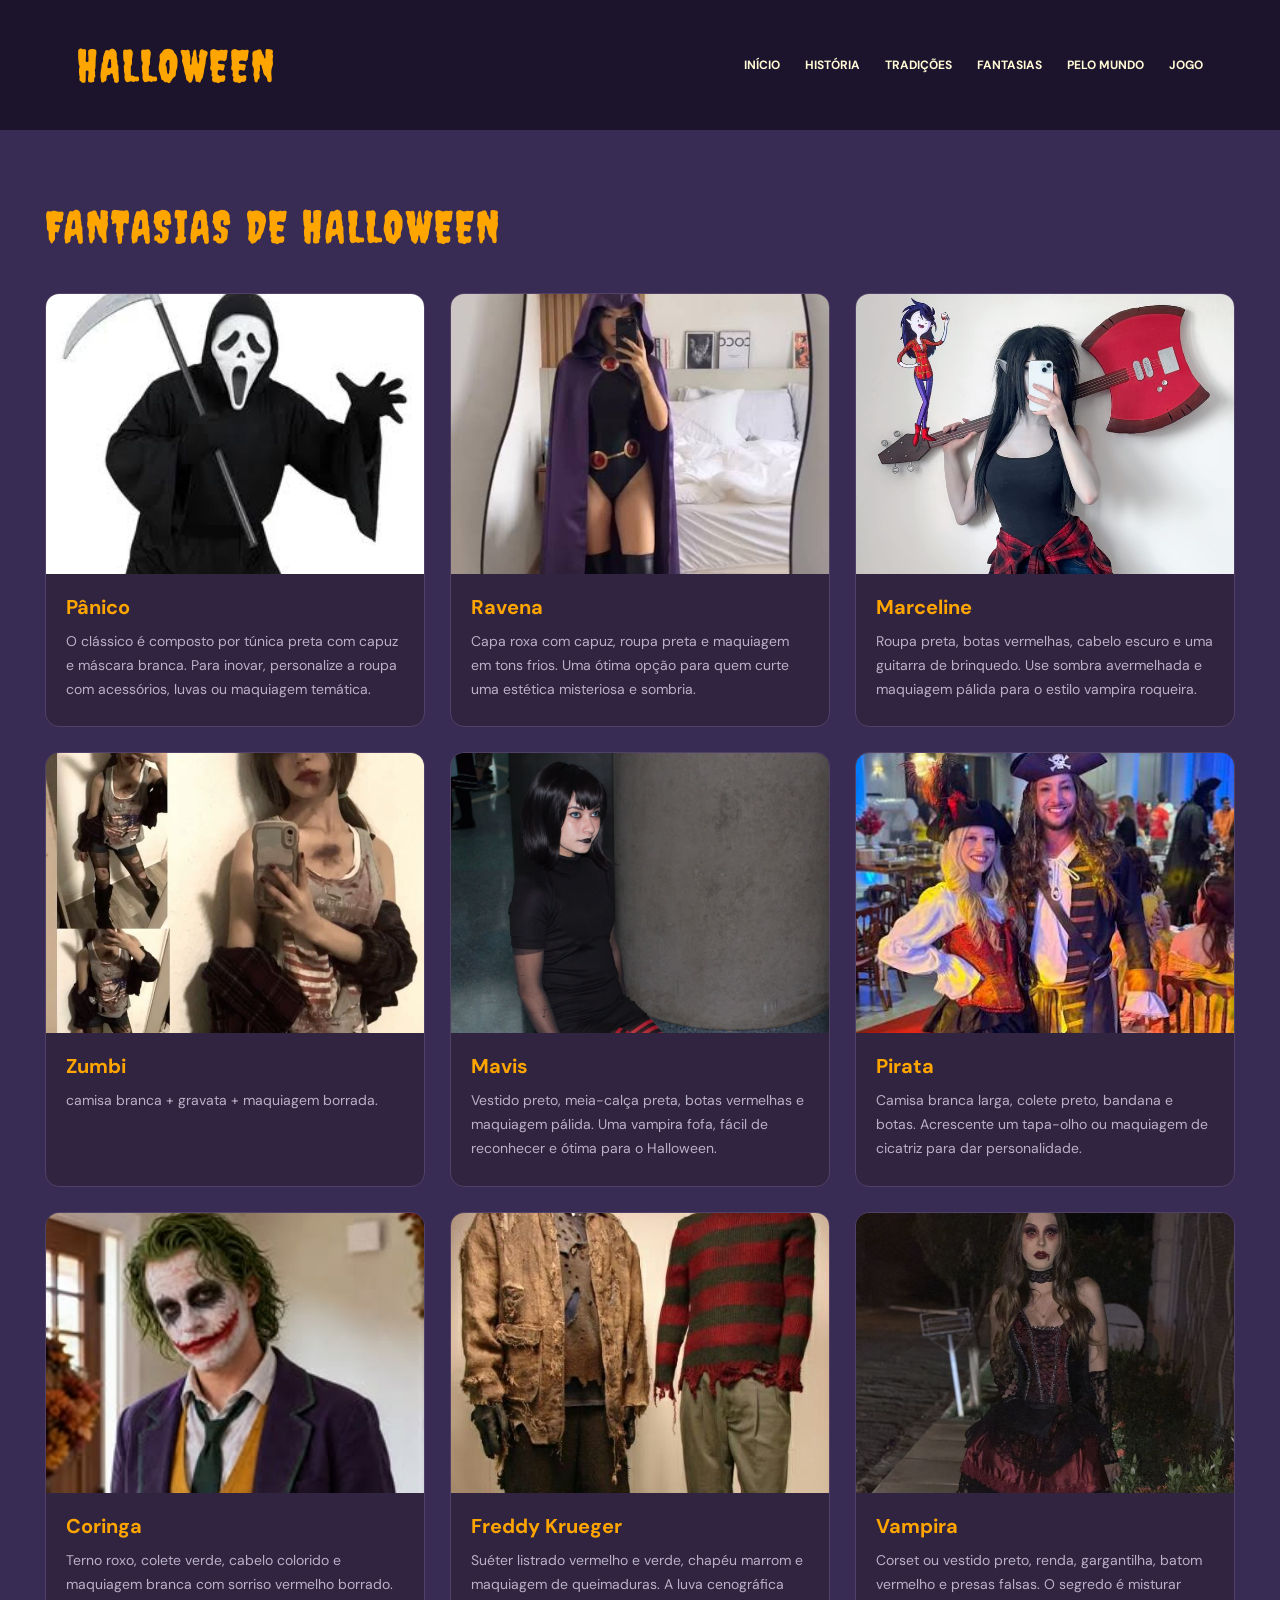
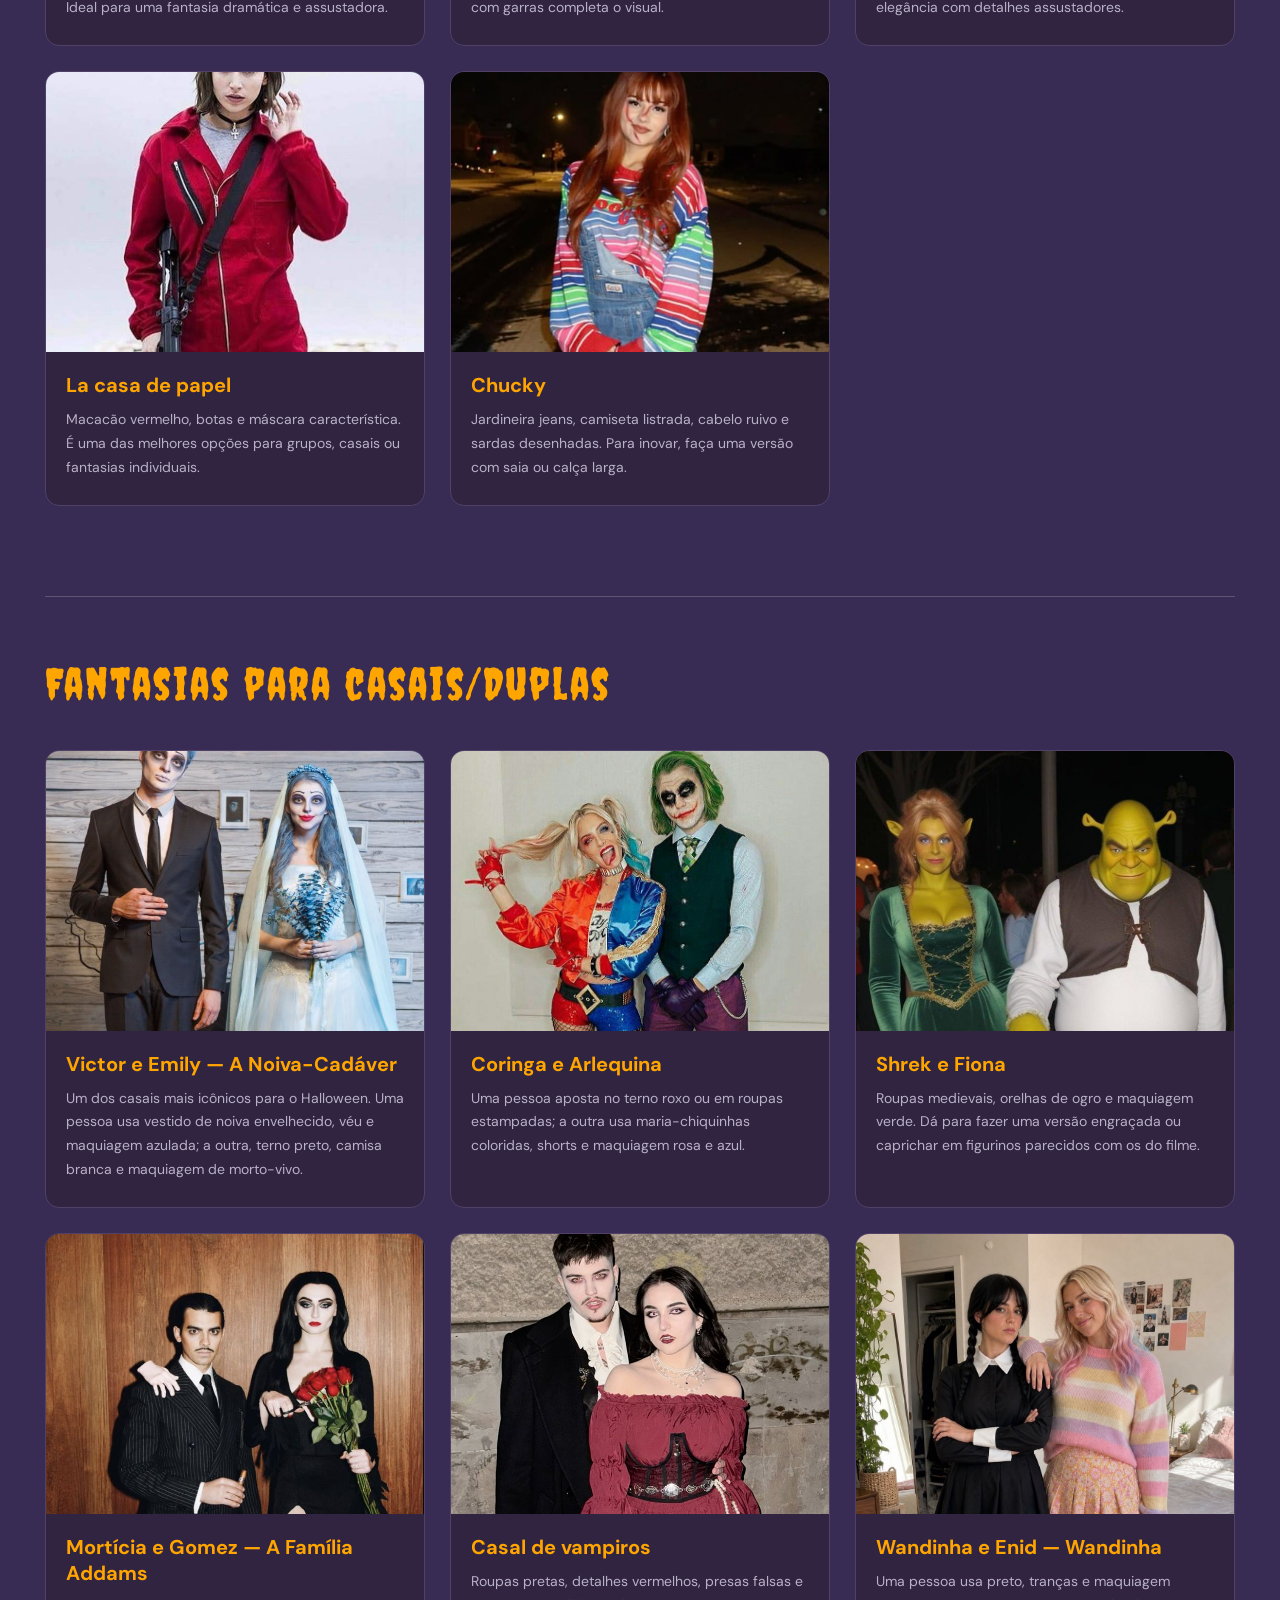
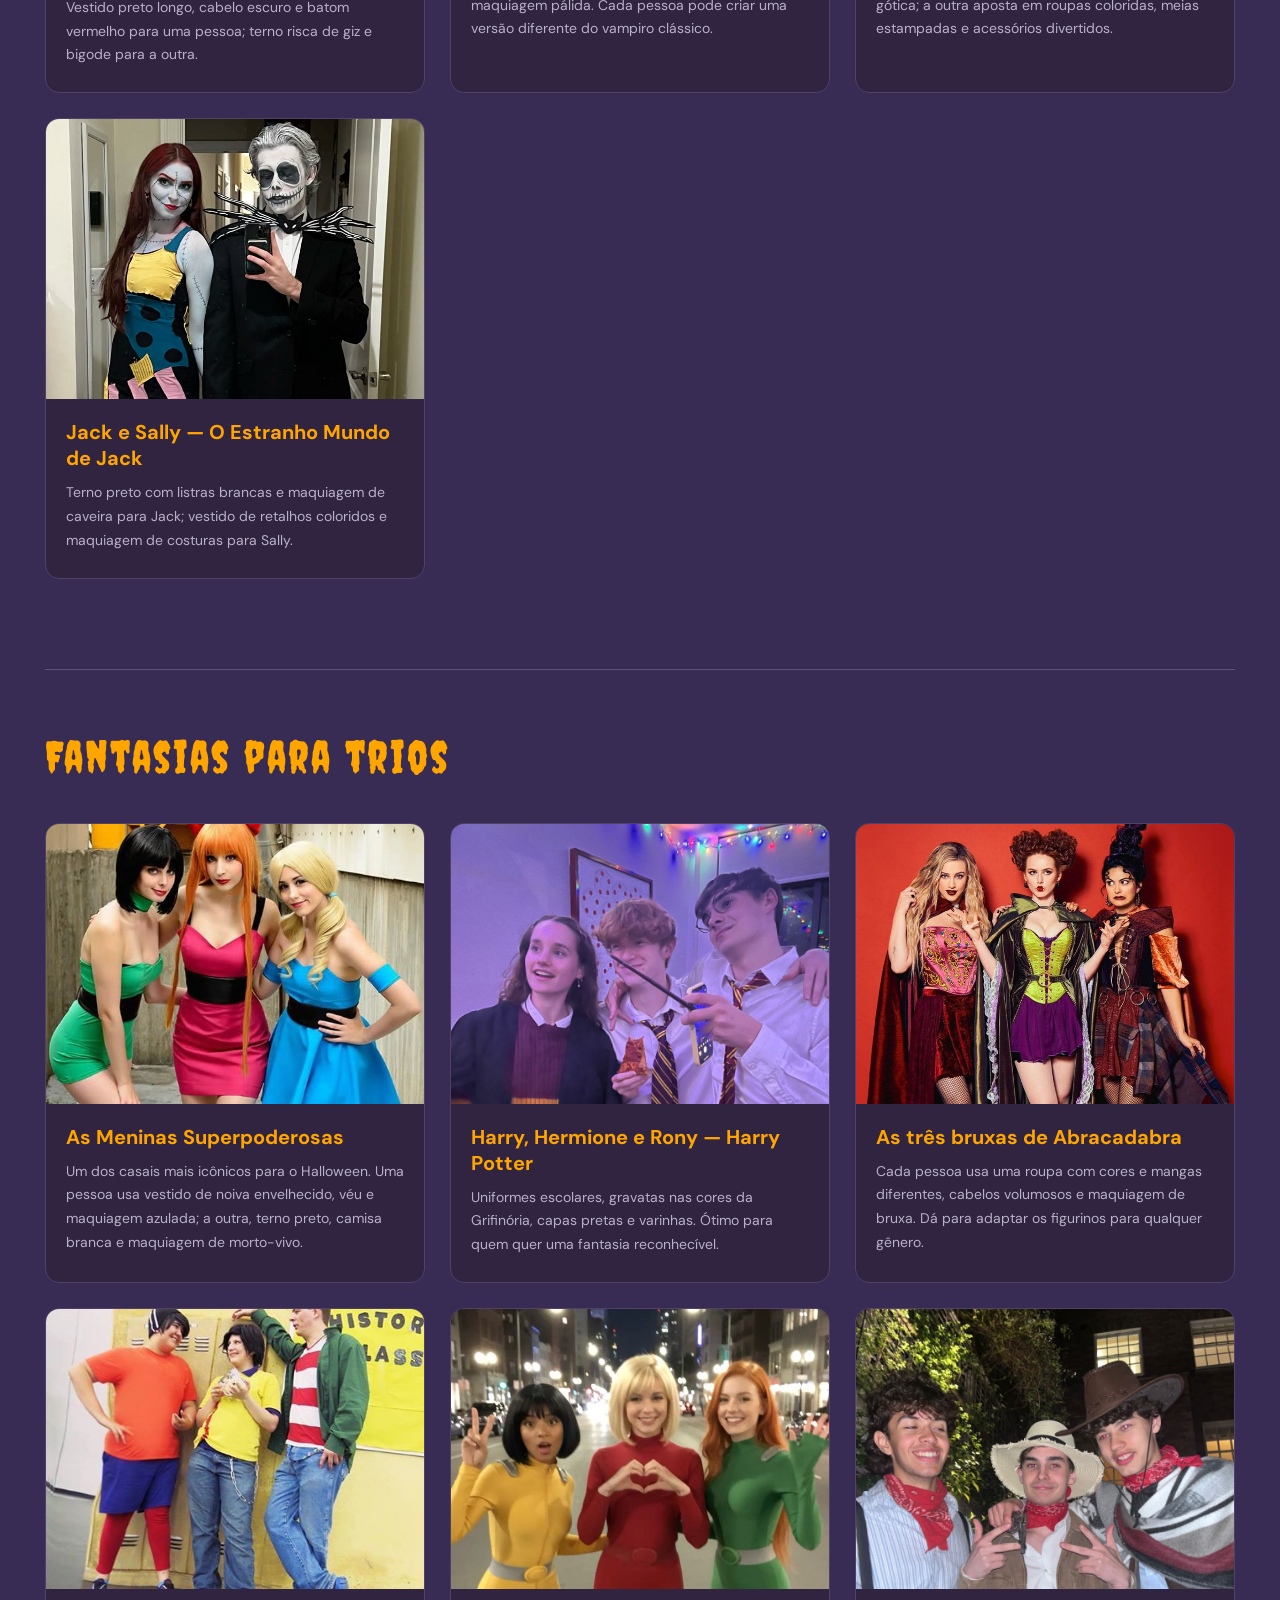
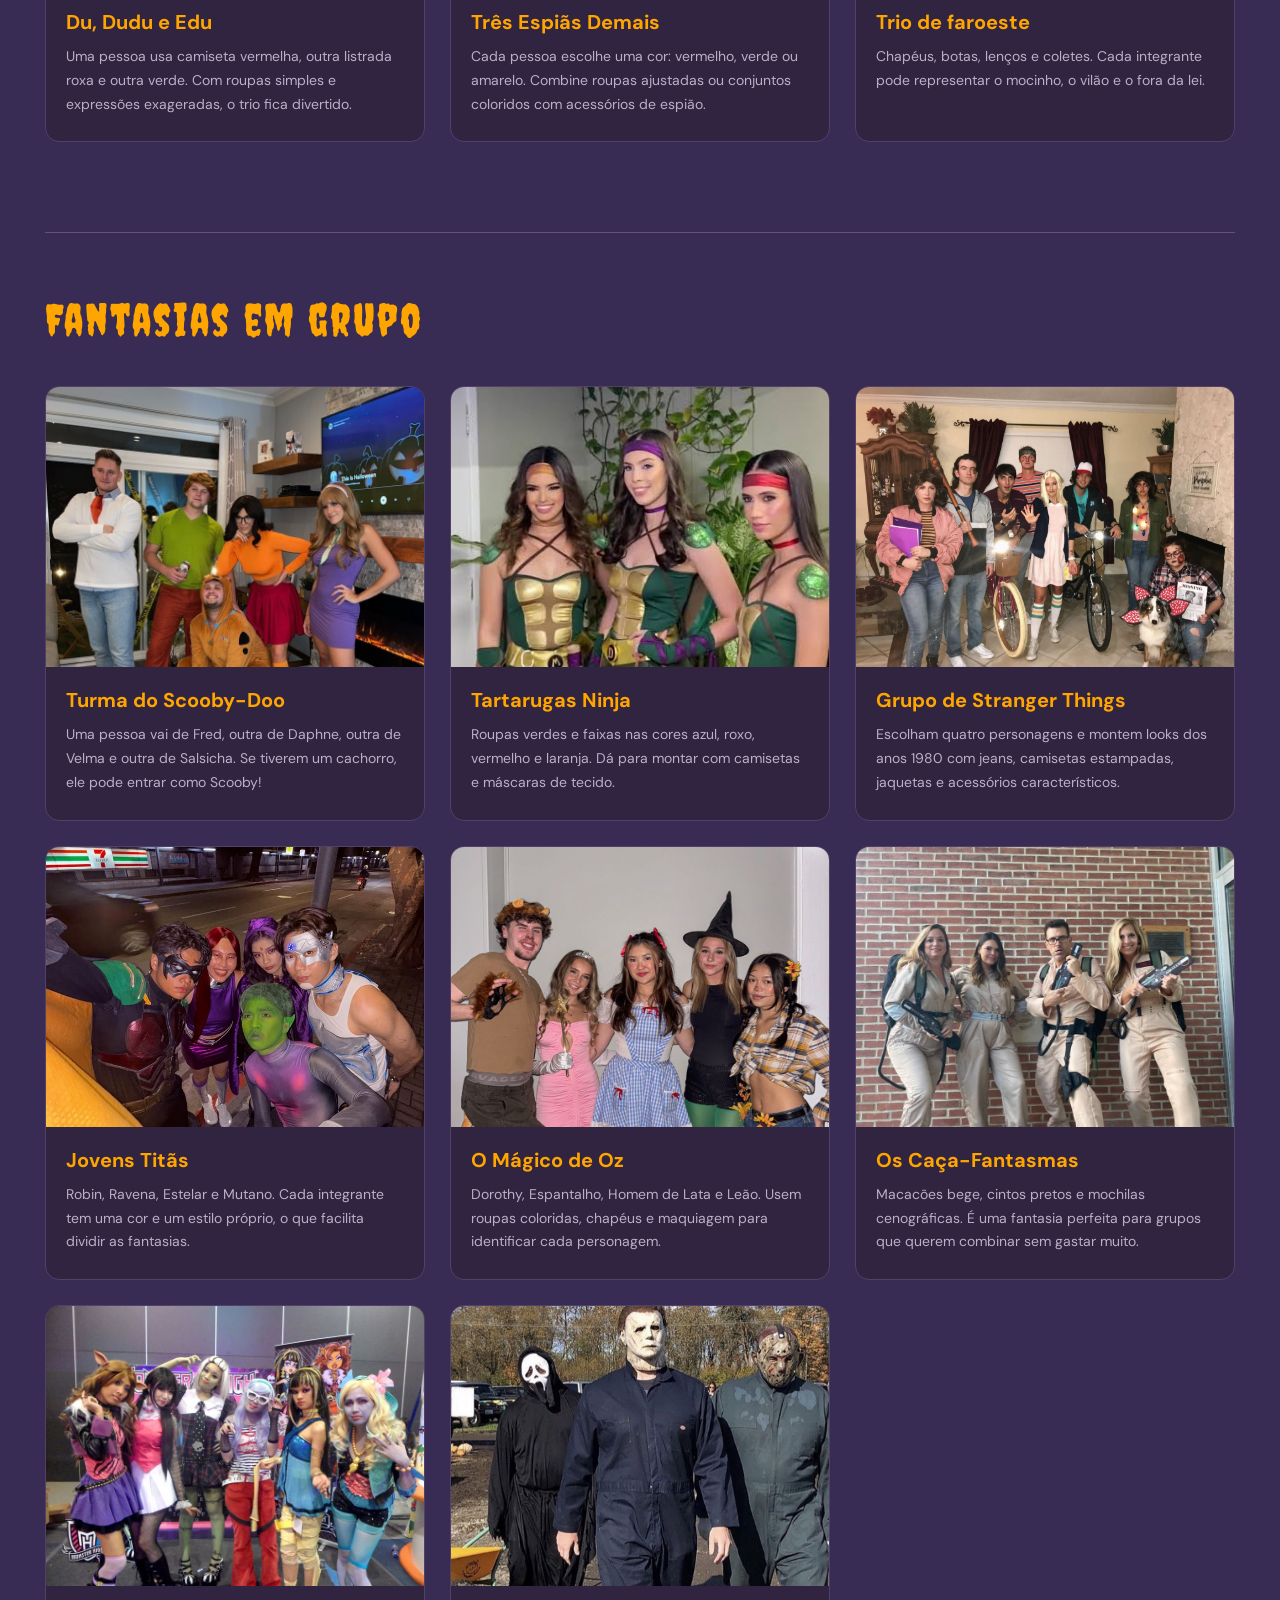
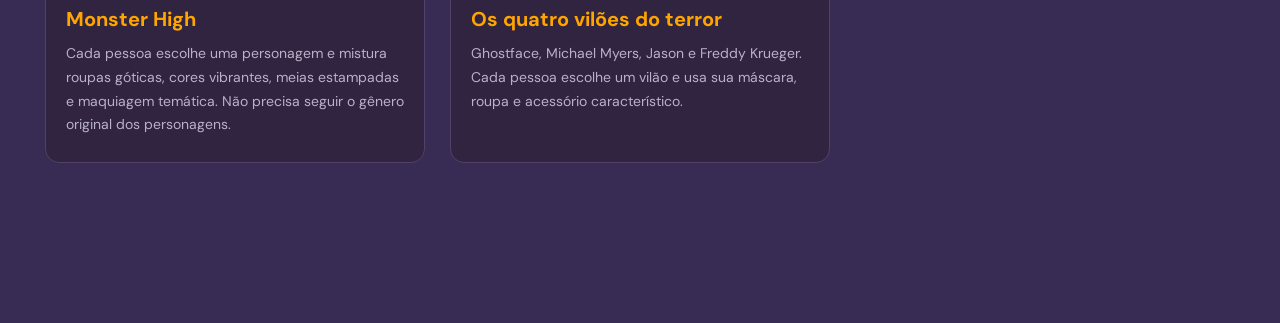
<file: costume.html>
<!doctype html>
<html lang="en">
  <head>
    <meta charset="UTF-8" />
    <meta name="viewport" content="width=device-width, initial-scale=1.0" />
    <title>Ideais de fantasias</title>

    <link rel="preconnect" href="https://fonts.googleapis.com" />
    <link rel="preconnect" href="https://fonts.gstatic.com" crossorigin />
    <link
      href="https://fonts.googleapis.com/css2?family=Creepster&family=DM+Sans:wght@400;500;600;700&display=swap"
      rel="stylesheet"
    />
    <link rel="stylesheet" href="fantasias.css" />
  </head>
  <body>
    <nav class="navbar">
      <h1 class="aga1">HALLOWEEN</h1>

      <div class="links">
        <a href="index.html">INÍCIO</a>
        <a href="historia.html">HISTÓRIA</a>
        <a href="tradicao.html">TRADIÇÕES</a>
        <a href="costume.html">FANTASIAS</a>
        <a href="mundo.html">PELO MUNDO</a>
        <a href="jogo.html">JOGO</a>
      </div>
    </nav>
    <main>
      <section>
        <h2>FANTASIAS DE HALLOWEEN</h2>

        <div class="fantasias">
          <img src="imagens/ghostfaceeee.jpg" alt="Ravena" />
          <h4>Pânico</h4>
          <p>
            O clássico é composto por túnica preta com capuz e máscara branca.
            Para inovar, personalize a roupa com acessórios, luvas ou maquiagem
            temática.
          </p>
        </div>

        <div class="fantasias">
          <img src="imagens/ravena 2.0.jpg" alt="Ravena" />
          <h4>Ravena</h4>
          <p>
            Capa roxa com capuz, roupa preta e maquiagem em tons frios. Uma
            ótima opção para quem curte uma estética misteriosa e sombria.
          </p>
        </div>

        <div class="fantasias">
          <img src="imagens/marceline.jpg" alt="Marceline" />
          <h4>Marceline</h4>
          <p>
            Roupa preta, botas vermelhas, cabelo escuro e uma guitarra de
            brinquedo. Use sombra avermelhada e maquiagem pálida para o estilo
            vampira roqueira.
          </p>
        </div>

        <div class="fantasias">
          <img src="imagens/zombi.jpg" alt="Zumbi" />
          <h4>Zumbi</h4>
          <p>camisa branca + gravata + maquiagem borrada.</p>
        </div>

        <div class="fantasias">
          <img src="imagens/maivis.jpg" alt="Mavis" />
          <h4>Mavis</h4>
          <p>
            Vestido preto, meia-calça preta, botas vermelhas e maquiagem pálida.
            Uma vampira fofa, fácil de reconhecer e ótima para o Halloween.
          </p>
        </div>

        <div class="fantasias">
          <img src="imagens/pirataria.jpg" alt="Pirata" />
          <h4>Pirata</h4>
          <p>
            Camisa branca larga, colete preto, bandana e botas. Acrescente um
            tapa-olho ou maquiagem de cicatriz para dar personalidade.
          </p>
        </div>

        <div class="fantasias">
          <img src="imagens/coringa.jpg" alt="Coringa" />
          <h4>Coringa</h4>
          <p>
            Terno roxo, colete verde, cabelo colorido e maquiagem branca com
            sorriso vermelho borrado. Ideal para uma fantasia dramática e
            assustadora.
          </p>
        </div>

        <div class="fantasias">
          <img src="imagens/freddy kruger.jpg" alt="Freddy Krueger" />
          <h4>Freddy Krueger</h4>
          <p>
            Suéter listrado vermelho e verde, chapéu marrom e maquiagem de
            queimaduras. A luva cenográfica com garras completa o visual.
          </p>
        </div>

        <div class="fantasias">
          <img src="imagens/vampiraa.jpg" alt="Vampira" />
          <h4>Vampira</h4>
          <p>
            Corset ou vestido preto, renda, gargantilha, batom vermelho e presas
            falsas. O segredo é misturar elegância com detalhes assustadores.
          </p>
        </div>

        <div class="fantasias">
          <img src="imagens/la casa de papel.jpg" alt="la-casa-de-papel" />
          <h4>La casa de papel</h4>
          <p>
            Macacão vermelho, botas e máscara característica. É uma das melhores
            opções para grupos, casais ou fantasias individuais.
          </p>
        </div>

        <div class="fantasias">
          <img src="imagens/chucky.jpg" alt="Chucky" />
          <h4>Chucky</h4>
          <p>
            Jardineira jeans, camiseta listrada, cabelo ruivo e sardas
            desenhadas. Para inovar, faça uma versão com saia ou calça larga.
          </p>
        </div>
      </section>

      <section class="dupla">
        <h3>Fantasias para casais/Duplas</h3>

        <div class="fantasias">
          <img src="imagens/victor e emily.jpg" alt="Victor-e-Emily" />
          <h4>Victor e Emily — A Noiva-Cadáver</h4>
          <p>
            Um dos casais mais icônicos para o Halloween. Uma pessoa usa vestido
            de noiva envelhecido, véu e maquiagem azulada; a outra, terno preto,
            camisa branca e maquiagem de morto-vivo.
          </p>
        </div>

        <div class="fantasias">
          <img
            src="imagens/coringa e harlequina.jpg"
            alt="coringa-e-harlequina"
          />
          <h4>Coringa e Arlequina</h4>
          <p>
            Uma pessoa aposta no terno roxo ou em roupas estampadas; a outra usa
            maria-chiquinhas coloridas, shorts e maquiagem rosa e azul.
          </p>
        </div>

        <div class="fantasias">
          <img src="imagens/sherek e fiona.jpg" alt="sherek-e-fiona" />
          <h4>Shrek e Fiona</h4>
          <p>
            Roupas medievais, orelhas de ogro e maquiagem verde. Dá para fazer
            uma versão engraçada ou caprichar em figurinos parecidos com os do
            filme.
          </p>
        </div>

        <div class="fantasias">
          <img src="imagens/morticia e gomez.jpg" alt="Mortícia-e-Gomez" />
          <h4>Mortícia e Gomez — A Família Addams</h4>
          <p>
            Vestido preto longo, cabelo escuro e batom vermelho para uma pessoa;
            terno risca de giz e bigode para a outra.
          </p>
        </div>

        <div class="fantasias">
          <img src="imagens/casal de vampiros.jpg" alt="casal-de-vampiros" />
          <h4>Casal de vampiros</h4>
          <p>
            Roupas pretas, detalhes vermelhos, presas falsas e maquiagem pálida.
            Cada pessoa pode criar uma versão diferente do vampiro clássico.
          </p>
        </div>

        <div class="fantasias">
          <img src="imagens/wandinha e enid.jpg" alt="wandinha-e-enid" />
          <h4>Wandinha e Enid — Wandinha</h4>
          <p>
            Uma pessoa usa preto, tranças e maquiagem gótica; a outra aposta em
            roupas coloridas, meias estampadas e acessórios divertidos.
          </p>
        </div>

        <div class="fantasias">
          <img src="imagens/jack e sally.jpg" alt="jack-e-sally" />
          <h4>Jack e Sally — O Estranho Mundo de Jack</h4>
          <p>
            Terno preto com listras brancas e maquiagem de caveira para Jack;
            vestido de retalhos coloridos e maquiagem de costuras para Sally.
          </p>
        </div>
      </section>

      <section class="trio">
        <h3>Fantasias para trios</h3>

        <div class="fantasias">
          <img
            src="imagens/meninas superpoderosasss.jpg"
            alt="Meninas-superpoderosas"
          />
          <h4>As Meninas Superpoderosas</h4>
          <p>
            Um dos casais mais icônicos para o Halloween. Uma pessoa usa vestido
            de noiva envelhecido, véu e maquiagem azulada; a outra, terno preto,
            camisa branca e maquiagem de morto-vivo.
          </p>
        </div>

        <div class="fantasias">
          <img
            src="imagens/harry,hermione e rony.jpg"
            alt="Harry-Hermione-e-Rony"
          />
          <h4>Harry, Hermione e Rony — Harry Potter</h4>
          <p>
            Uniformes escolares, gravatas nas cores da Grifinória, capas pretas
            e varinhas. Ótimo para quem quer uma fantasia reconhecível.
          </p>
        </div>

        <div class="fantasias">
          <img
            src="imagens/as tres bruxas de abracadabra.jpg"
            alt="As-tres-bruxas-de-abracadabra"
          />
          <h4>As três bruxas de Abracadabra</h4>
          <p>
            Cada pessoa usa uma roupa com cores e mangas diferentes, cabelos
            volumosos e maquiagem de bruxa. Dá para adaptar os figurinos para
            qualquer gênero.
          </p>
        </div>

        <div class="fantasias">
          <img src="imagens/du,dudu e edu.jpg" alt="Du-Dudu-e-Edu" />
          <h4>Du, Dudu e Edu</h4>
          <p>
            Uma pessoa usa camiseta vermelha, outra listrada roxa e outra verde.
            Com roupas simples e expressões exageradas, o trio fica divertido.
          </p>
        </div>

        <div class="fantasias">
          <img src="imagens/tres espias demais.jpg" alt="Três-espiãs-demais" />
          <h4>Três Espiãs Demais</h4>
          <p>
            Cada pessoa escolhe uma cor: vermelho, verde ou amarelo. Combine
            roupas ajustadas ou conjuntos coloridos com acessórios de espião.
          </p>
        </div>

        <div class="fantasias">
          <img src="imagens/trio de faroeste.jpg" alt="Trio-de-faroeste" />
          <h4>Trio de faroeste</h4>
          <p>
            Chapéus, botas, lenços e coletes. Cada integrante pode representar o
            mocinho, o vilão e o fora da lei.
          </p>
        </div>
      </section>

      <section class="grupos">
        <h4>Fantasias em grupo</h4>

        <div class="fantasias">
          <img
            src="imagens/turma do scooby-doo.jpg"
            alt="Turma-do-scooby-doo"
          />
          <h4>Turma do Scooby-Doo</h4>
          <p>
            Uma pessoa vai de Fred, outra de Daphne, outra de Velma e outra de
            Salsicha. Se tiverem um cachorro, ele pode entrar como Scooby!
          </p>
        </div>

        <div class="fantasias">
          <img src="imagens/tataruga ninja.jpg" alt="Tartarugas-ninja" />
          <h4>Tartarugas Ninja</h4>
          <p>
            Roupas verdes e faixas nas cores azul, roxo, vermelho e laranja. Dá
            para montar com camisetas e máscaras de tecido.
          </p>
        </div>

        <div class="fantasias">
          <img
            src="imagens/turma do stranger things.jpg"
            alt="Stranger-things"
          />
          <h4>Grupo de Stranger Things</h4>
          <p>
            Escolham quatro personagens e montem looks dos anos 1980 com jeans,
            camisetas estampadas, jaquetas e acessórios característicos.
          </p>
        </div>

        <div class="fantasias">
          <img src="imagens/jovens titãs.jpg" alt="jovens-titãs" />
          <h4>Jovens Titãs</h4>
          <p>
            Robin, Ravena, Estelar e Mutano. Cada integrante tem uma cor e um
            estilo próprio, o que facilita dividir as fantasias.
          </p>
        </div>

        <div class="fantasias">
          <img src="imagens/o mágico de oz.jpg" alt="O-Mágico de Oz" />
          <h4>O Mágico de Oz</h4>
          <p>
            Dorothy, Espantalho, Homem de Lata e Leão. Usem roupas coloridas,
            chapéus e maquiagem para identificar cada personagem.
          </p>
        </div>

        <div class="fantasias">
          <img src="imagens/os caça fantasma.jpg" alt="os-caça-fantasmas" />
          <h4>Os Caça-Fantasmas</h4>
          <p>
            Macacões bege, cintos pretos e mochilas cenográficas. É uma fantasia
            perfeita para grupos que querem combinar sem gastar muito.
          </p>
        </div>

        <div class="fantasias">
          <img src="imagens/monster high.jpg" alt="Monster-high" />
          <h4>Monster High</h4>
          <p>
            Cada pessoa escolhe uma personagem e mistura roupas góticas, cores
            vibrantes, meias estampadas e maquiagem temática. Não precisa seguir
            o gênero original dos personagens.
          </p>
        </div>

        <div class="fantasias">
          <img
            src="imagens/os 4 viloes do terror.jpg"
            alt="os-4-viloes-do-terror"
          />
          <h4>Os quatro vilões do terror</h4>
          <p>
            Ghostface, Michael Myers, Jason e Freddy Krueger. Cada pessoa
            escolhe um vilão e usa sua máscara, roupa e acessório
            característico.
          </p>
        </div>
      </section>
    </main>
  </body>
</html>
</file>
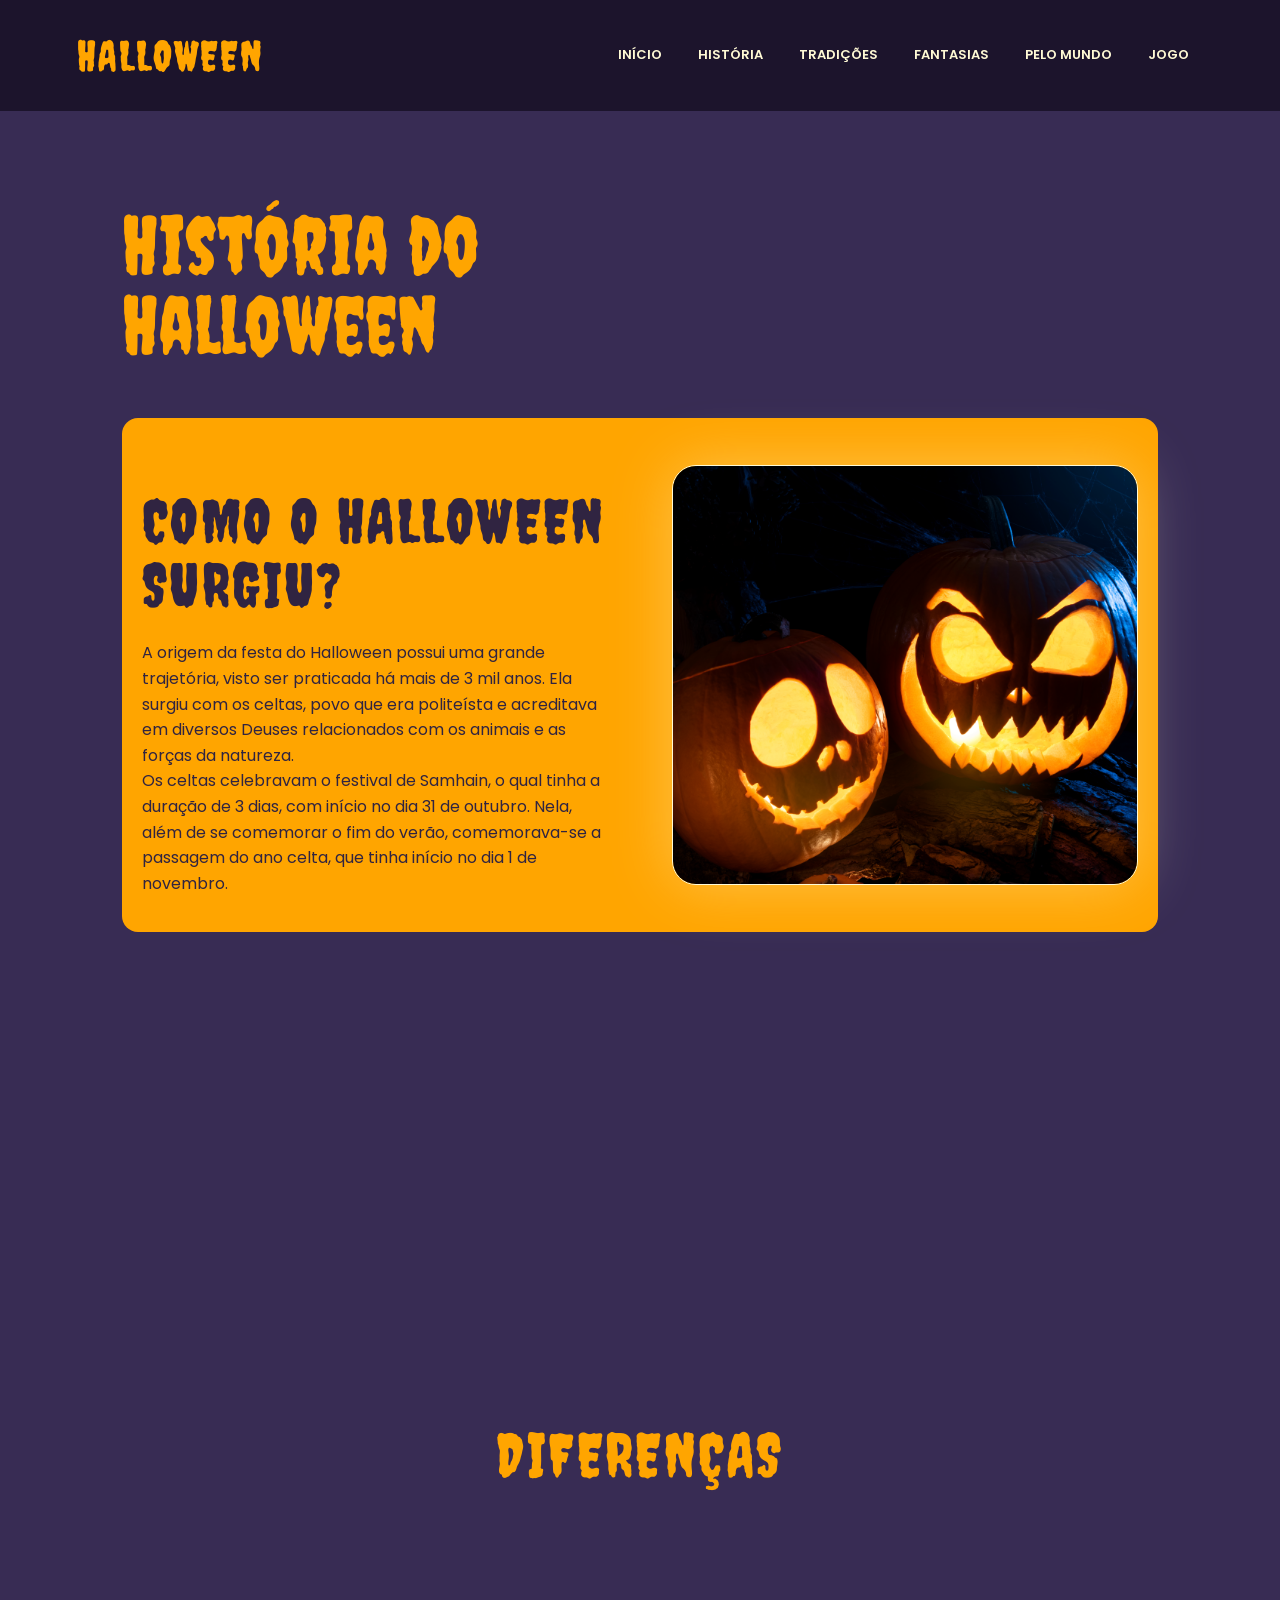
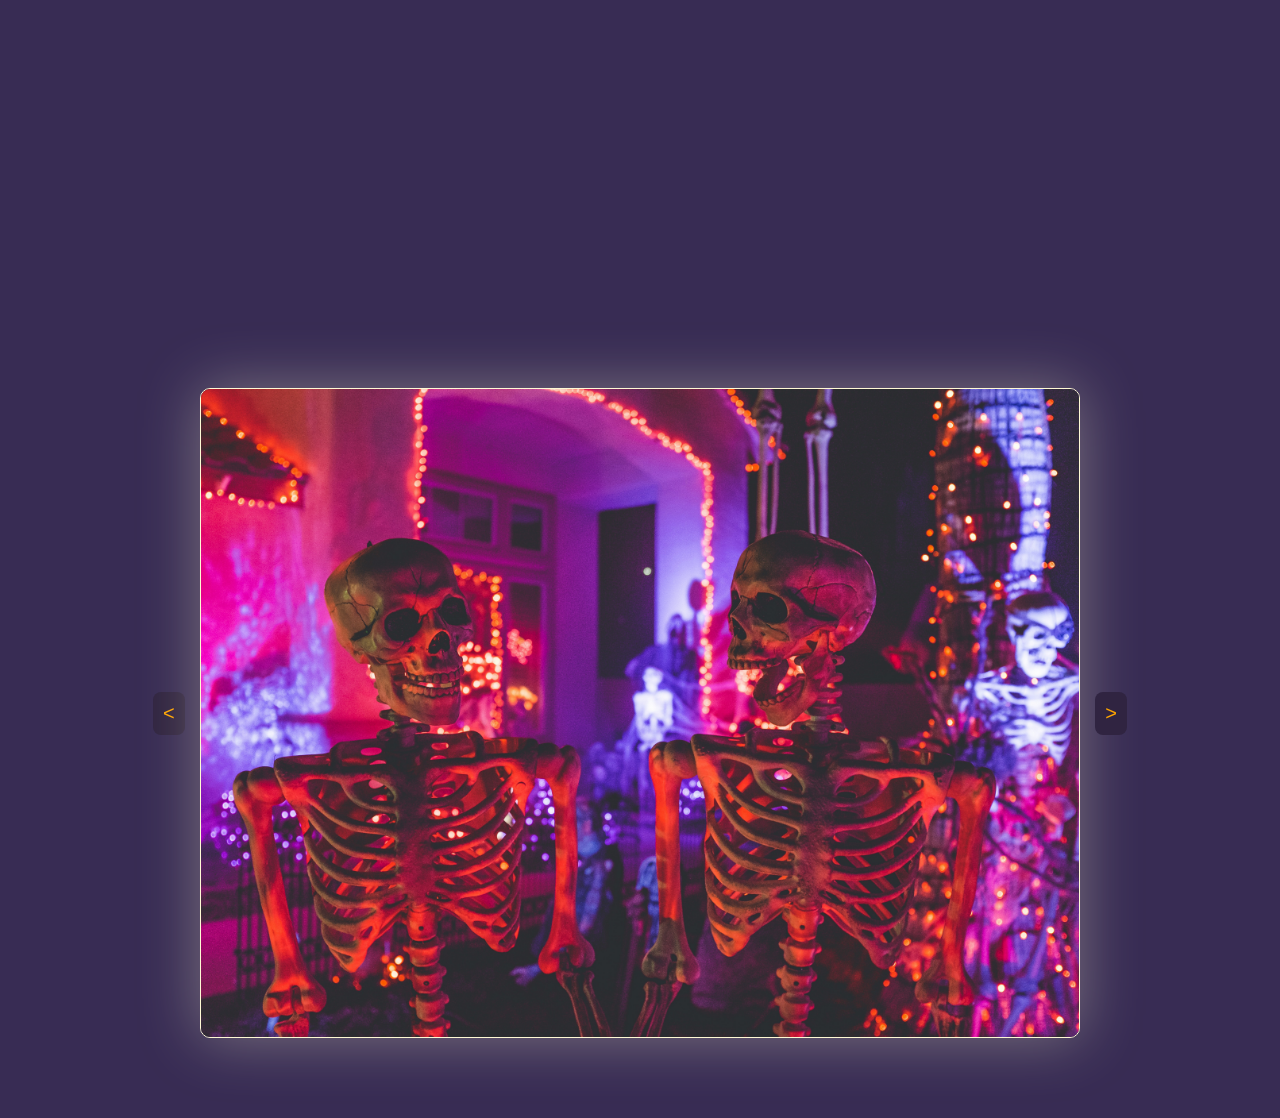
<file: historia.html>
<!DOCTYPE html>
<html lang="pt-BR">
 
<head>
    <meta charset="UTF-8">
    <meta name="viewport" content="width=device-width, initial-scale=1.0">
    <title>Halloween</title>
    <link rel="stylesheet" href="https://unpkg.com/aos@2.3.1/dist/aos.css">
    <link rel="stylesheet" href="historia.css">
</head>
 
<body>
 
    <header>
      <nav class="navbar">
      <h1>HALLOWEEN</h1>
 
      <div class="links">
        <a href="index.html">INÍCIO</a>
        <a href="historia.html">HISTÓRIA</a>
        <a href="tradicao.html">TRADIÇÕES</a>
        <a href="costume.html">FANTASIAS</a>
        <a href="mundo.html">PELO MUNDO</a>
        <a href="jogo.html">JOGO</a>
      </div>
    </nav>
    </header>
 
    <main>
        <div id="titulo-pagina"><h1>História do <br> Halloween</h1></div>
 
        <section id="origem" class="texto-imagem">
            <div data-aos="zoom-in">
                <h2>Como o Halloween <br> Surgiu?</h2>
                <p>
                    A origem da festa do Halloween possui uma grande trajetória, visto ser praticada há mais de 3 mil
                    anos. Ela surgiu com os celtas, povo que era politeísta e acreditava em diversos Deuses relacionados
                    com os animais e as forças da natureza.
                    <br>
                    Os celtas celebravam o festival de Samhain, o qual tinha a duração de 3 dias, com início no dia 31
                    de outubro. Nela, além de se comemorar o fim do verão, comemorava-se a passagem do ano celta, que
                    tinha início no dia 1 de novembro.
                </p>
            </div>
 
            <div data-aos="zoom-in">
                <img src="imagens/imagem (5).jpg" alt="">
            </div>
        </section>
 
        <section class="texto-imagem inverter">
            <div data-aos="zoom-in">
                <img src="imagens/imagem (4).jpg" alt="">
            </div>
 
            <div data-aos="zoom-in">
                <h2>Porque existe</h2>
                <p>
                    Acreditava-se que nesse dia os mortos se levantavam e se apoderavam dos corpos dos vivos. Por esse
                    motivo, eram usadas fantasias e a festa era repleta de artefatos sombrios com o intuito principal de
                    se defenderem desses maus espíritos.
                    <br>
                    Mais tarde, durante a Idade Média, a Igreja começou a condenar o evento, e daí surgiu o nome “Dia
                    das Bruxas”.
                </p>
            </div>
        </section>
 
        <section class="secao-diferencas">
            <h2>Diferenças</h2>
 
            <article>
                <div data-aos="fade-up" data-aos-delay="100">
                    <h3>Antigo</h3>
                    <p>
                        O Halloween antigo tinha um significado mais espiritual e religioso. As pessoas acreditavam na
                        presença de espíritos e realizavam rituais, acendiam fogueiras e usavam fantasias para afastar
                        os maus espíritos. A celebração era mais ligada às crenças e às tradições da época.
                    </p>
                </div>
 
                <div data-aos="fade-up" data-aos-delay="150">
                    <h3>Moderno</h3>
                    <p>
                        O Halloween moderno é comemorado principalmente no dia 31 de outubro e se tornou uma festa
                        popular, especialmente nos Estados Unidos. As pessoas usam fantasias assustadoras ou divertidas,
                        decoram casas com abóboras, participam de festas e brincam de “doces ou travessuras”.
                        Atualmente, a comemoração tem um caráter mais recreativo e comercial, com a venda de doces,
                        fantasias e decorações, sendo também celebrada em diversos outros países.
                    </p>
                </div>
            </article>
        </section>
 
        <div class="carrossel">
            <button onclick="voltar()"><</button>
            <img id="foto" src="imagens/imagem (1).jpg" alt="Foto do carrossel">
            <button onclick="avancar()">></button>
        </div>
    </main>
 
    <script src="https://unpkg.com/aos@2.3.1/dist/aos.js"></script>
    <script src="historia.js"></script>
</body>
</html>
</file>
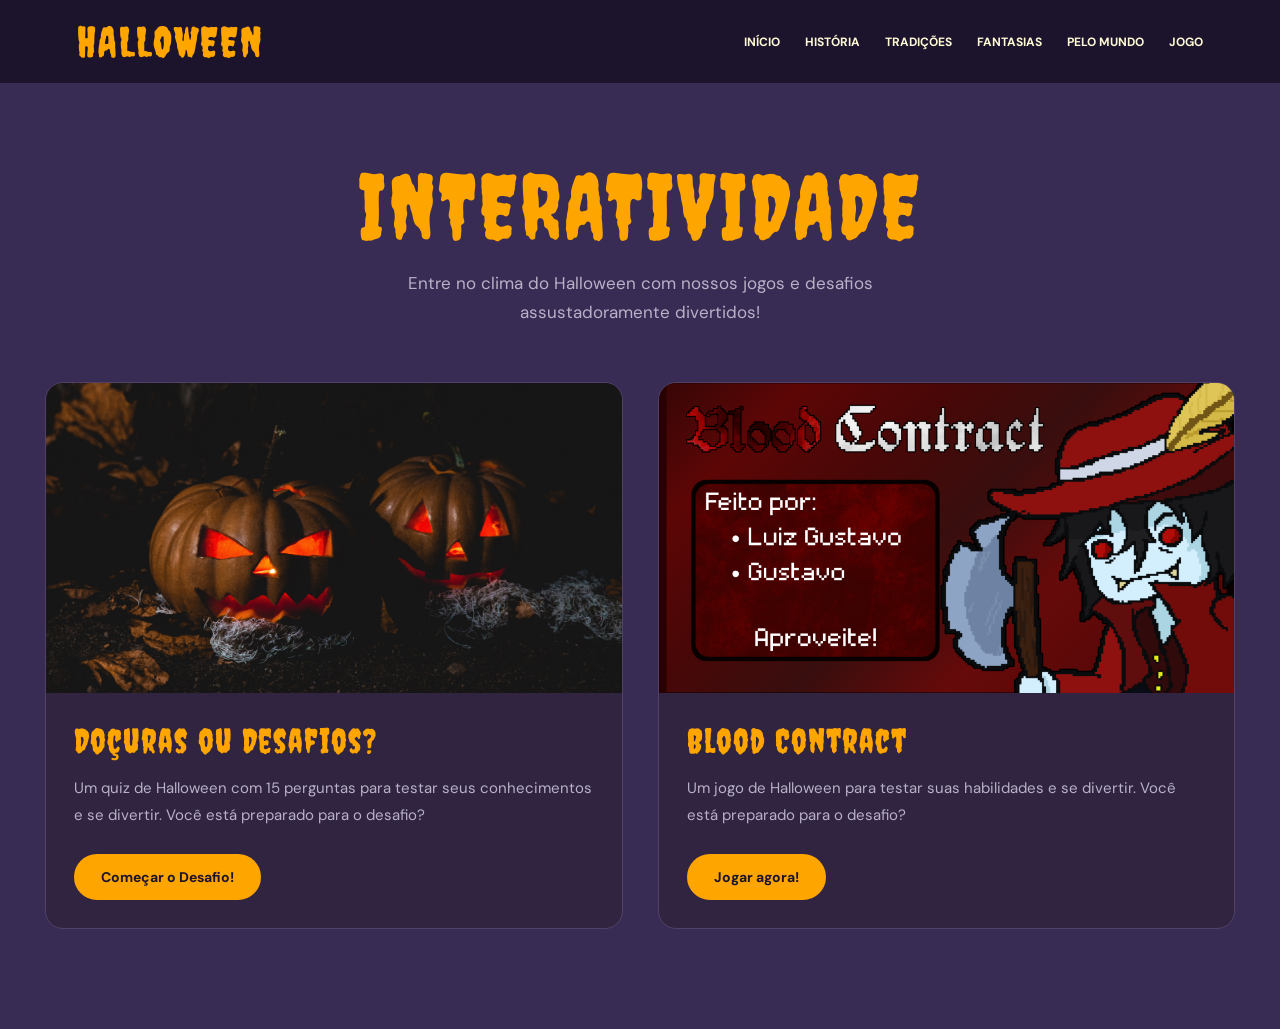
<file: jogo.html>
<!doctype html>
<html lang="pt-BR">
  <head>
    <meta charset="UTF-8" />
    <meta name="viewport" content="width=device-width, initial-scale=1.0" />

    <title>Interatividade | Halloween</title>

    <link rel="stylesheet" href="interatividade.css" />

    <link
      href="https://fonts.googleapis.com/css2?family=Creepster&family=DM+Sans:wght@400;500;600;700&display=swap"
      rel="stylesheet"
    />
  </head>

  <body>
    <header>
      <nav class="navbar">
        <h1>HALLOWEEN</h1>

        <div class="links">
          <a href="index.html">INÍCIO</a>
          <a href="historia.html">HISTÓRIA</a>
          <a href="tradicao.html">TRADIÇÕES</a>
          <a href="costume.html">FANTASIAS</a>
          <a href="mundo.html">PELO MUNDO</a>
          <a href="jogo.html">JOGO</a>
        </div>
      </nav>
    </header>

    <main>
      <h1>INTERATIVIDADE</h1>

      <p class="descricao">
        Entre no clima do Halloween com nossos jogos e desafios assustadoramente
        divertidos!
      </p>

      <section class="cards">
        <div class="card">
          <img src="imagens/outra.jpg" alt="Quiz Doçuras ou Desafios" />

          <div class="conteudo">
            <h2>Doçuras ou Desafios?</h2>

            <p>
              Um quiz de Halloween com 15 perguntas para testar seus
              conhecimentos e se divertir. Você está preparado para o desafio?
            </p>

            <a href="quiz.html" class="botao"> Começar o Desafio! </a>
          </div>
        </div>

        <div class="card">
          <img src="imagens/BLOOD CONTRACT (1).png" alt="Jogo de Halloween" />

          <div class="conteudo">
            <h2>Blood Contract</h2>

            <p>
              Um jogo de Halloween para testar suas habilidades e se divertir.
              Você está preparado para o desafio?
            </p>

            <button class="botao" type="button"><a href="https://crazybegger.itch.io/blood-contract" target="_blank">Jogar agora!</a></button>
          </div>
        </div>
      </section>
    </main>

    <div id="div" class="sumir"></div>

    <script src="interatividade.js"></script>
  </body>
</html>
</file>
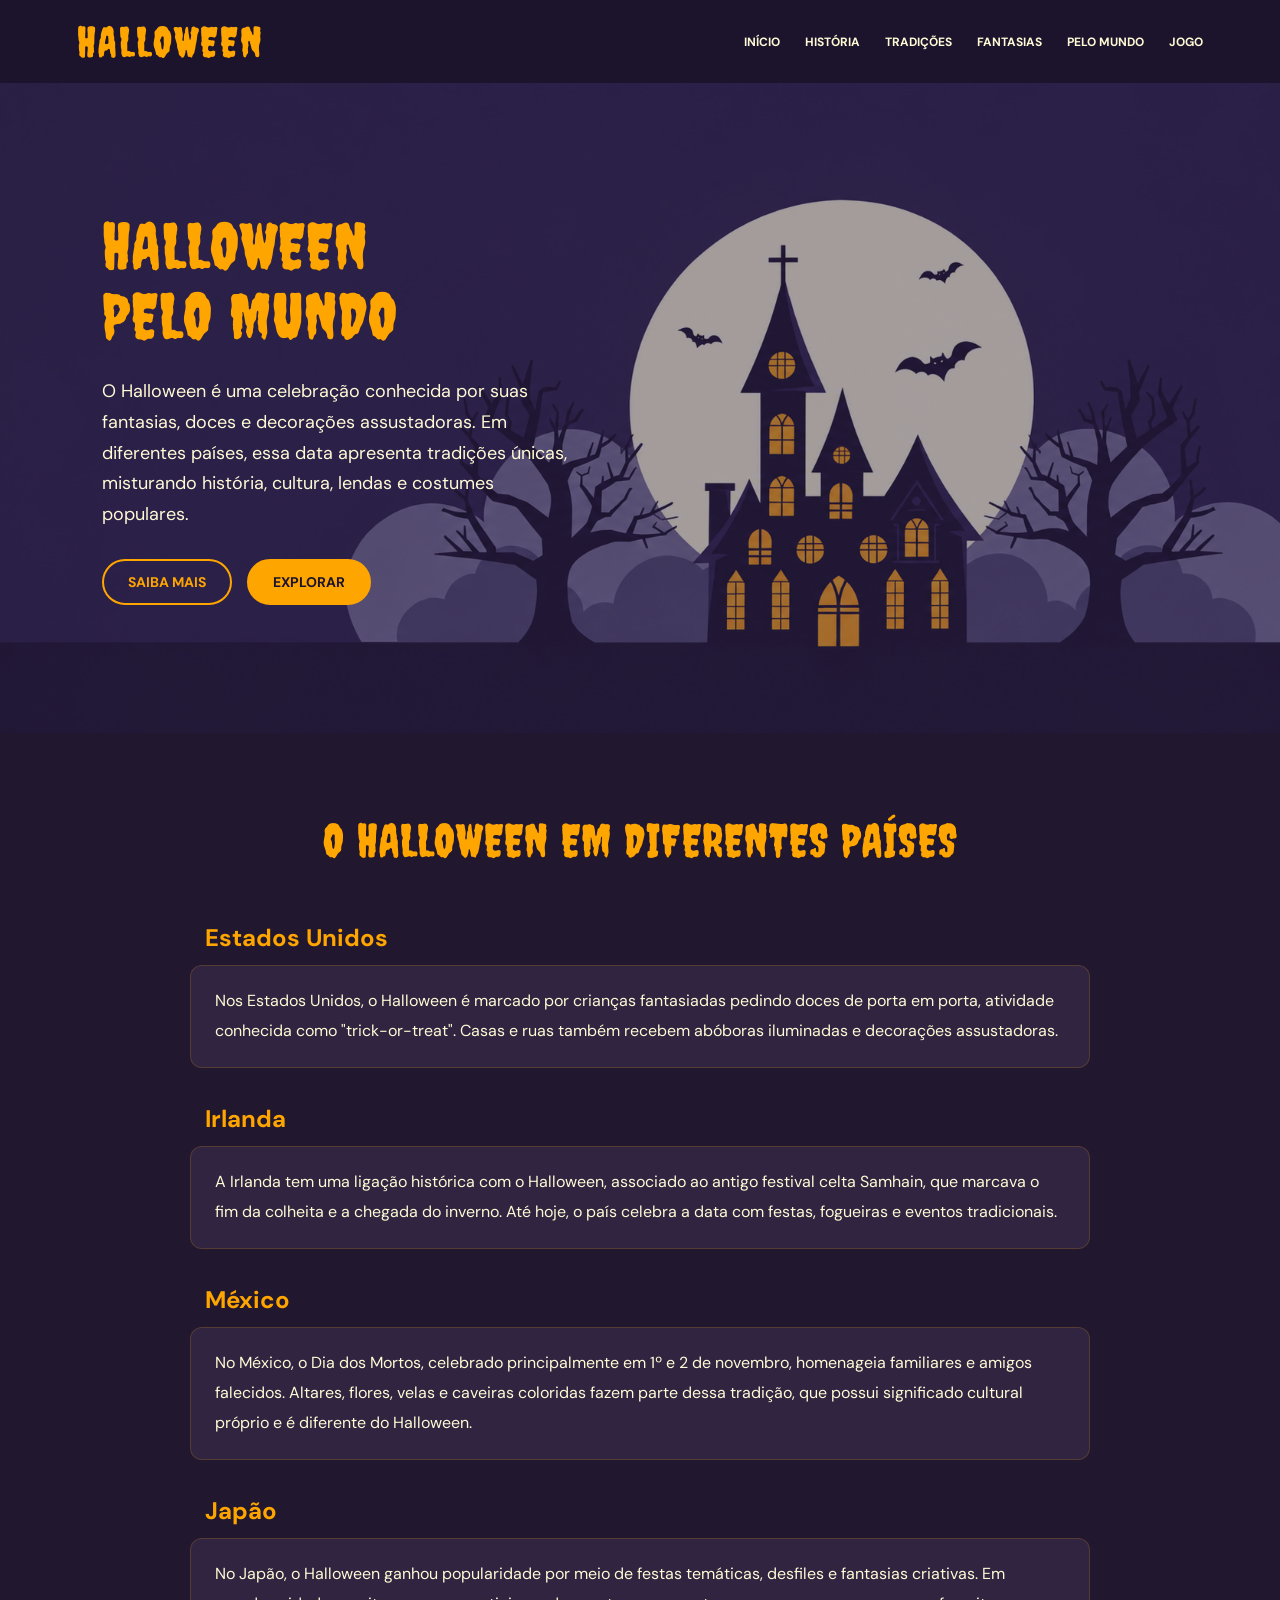
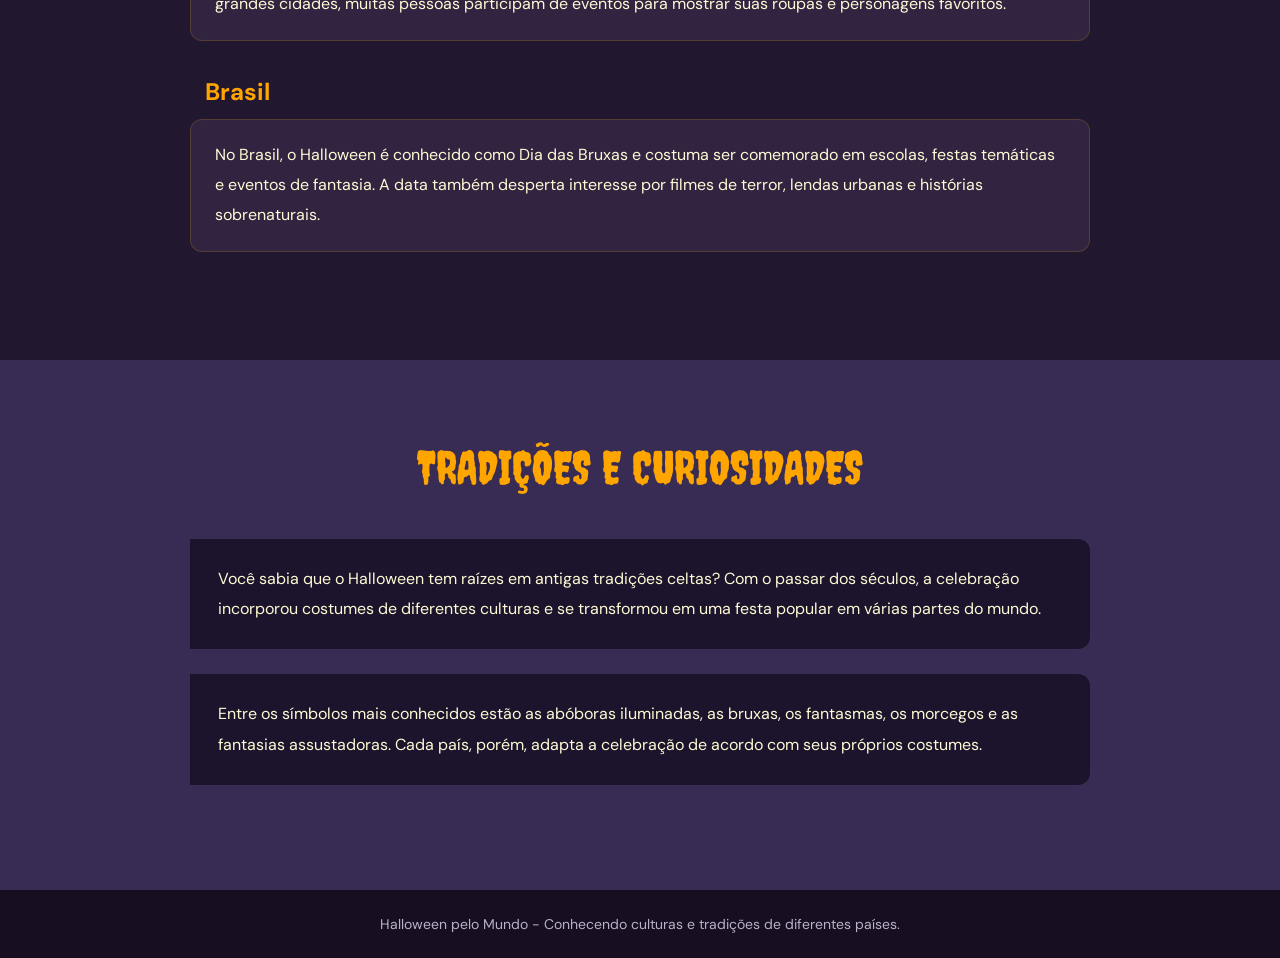
<file: mundo.html>
<!doctype html>
<html lang="pt-BR">
  <head>
    <meta charset="UTF-8" />
    <meta name="viewport" content="width=device-width, initial-scale=1.0" />
    <link rel="stylesheet" href="mundo.css" />
    <title>Halloween ao Redor do Mundo</title>
    <link
      href="https://fonts.googleapis.com/css2?family=Creepster&family=DM+Sans:wght@400;700&display=swap"
      rel="stylesheet"
    />
  </head>

  <body>
    <div class="container">
      <div id="foto-fundo">
        <img src="imagens/Imagem 2 gerada.png" />
      </div>
      <header>
        <div class="company-name">HALLOWEEN<br /></div>
        <nav class="navbar">
          <h1>HALLOWEEN</h1>

          <div class="links">
            <a href="index.html">INÍCIO</a>
            <a href="historia.html">HISTÓRIA</a>
            <a href="tradicao.html">TRADIÇÕES</a>
            <a href="costume.html">FANTASIAS</a>
            <a href="mundo.html">PELO MUNDO</a>
            <a href="jogo.html">JOGO</a>
          </div>
        </nav>
      </header>

      <main>
        <section class="content">
          <h1>
            HALLOWEEN<br />
            PELO MUNDO
          </h1>

          <p>
            O Halloween é uma celebração conhecida por suas fantasias, doces e
            decorações assustadoras. Em diferentes países, essa data apresenta
            tradições únicas, misturando história, cultura, lendas e costumes
            populares.
          </p>

          <div class="buttons">
            <a href="#culturas" class="btn">SAIBA MAIS</a>
            <a href="#tradicoes" class="btn primary">EXPLORAR</a>
          </div>
        </section>
      </main>

      <section id="culturas">
        <h2>O HALLOWEEN EM DIFERENTES PAÍSES</h2>

        <h3>Estados Unidos</h3>

        <p>
          Nos Estados Unidos, o Halloween é marcado por crianças fantasiadas
          pedindo doces de porta em porta, atividade conhecida como
          "trick-or-treat". Casas e ruas também recebem abóboras iluminadas e
          decorações assustadoras.
        </p>

        <h3>Irlanda</h3>

        <p>
          A Irlanda tem uma ligação histórica com o Halloween, associado ao
          antigo festival celta Samhain, que marcava o fim da colheita e a
          chegada do inverno. Até hoje, o país celebra a data com festas,
          fogueiras e eventos tradicionais.
        </p>

        <h3>México</h3>

        <p>
          No México, o Dia dos Mortos, celebrado principalmente em 1º e 2 de
          novembro, homenageia familiares e amigos falecidos. Altares, flores,
          velas e caveiras coloridas fazem parte dessa tradição, que possui
          significado cultural próprio e é diferente do Halloween.
        </p>

        <h3>Japão</h3>

        <p>
          No Japão, o Halloween ganhou popularidade por meio de festas
          temáticas, desfiles e fantasias criativas. Em grandes cidades, muitas
          pessoas participam de eventos para mostrar suas roupas e personagens
          favoritos.
        </p>

        <h3>Brasil</h3>

        <p>
          No Brasil, o Halloween é conhecido como Dia das Bruxas e costuma ser
          comemorado em escolas, festas temáticas e eventos de fantasia. A data
          também desperta interesse por filmes de terror, lendas urbanas e
          histórias sobrenaturais.
        </p>
      </section>

      <section id="tradicoes">
        <h2>TRADIÇÕES E CURIOSIDADES</h2>

        <p>
          Você sabia que o Halloween tem raízes em antigas tradições celtas? Com
          o passar dos séculos, a celebração incorporou costumes de diferentes
          culturas e se transformou em uma festa popular em várias partes do
          mundo.
        </p>

        <p>
          Entre os símbolos mais conhecidos estão as abóboras iluminadas, as
          bruxas, os fantasmas, os morcegos e as fantasias assustadoras. Cada
          país, porém, adapta a celebração de acordo com seus próprios costumes.
        </p>
      </section>

      <footer>
        <p>
          Halloween pelo Mundo - Conhecendo culturas e tradições de diferentes
          países.
        </p>
      </footer>
    </div>
  </body>
</html>
</file>
<file: fantasias.css>
@import url("https://fonts.googleapis.com/css2?family=Creepster&family=DM+Sans:wght@400;500;600;700&display=swap");

:root {
  --cor-primaria: #382c54;
  --cor-secundaria: #1c142c;
  --cor-card: #302441;
  --cor-destaque: #ffa500;
  --cor-texto: #fffad5;
  --cor-suave: #b9b1c8;
    --fonte-principal: "DM Sans", sans-serif;
  --fonte-titulo: "Creepster", cursive;
}

* {
  margin: 0;
  padding: 0;
  box-sizing: border-box;
}

nav {
    width: 100%;
    height: 130px;
    background-color: #1C142C;

    display: flex;
    justify-content: space-between;
    align-items: center;

    padding: 0 6%;
}


h1 {
    font-family: var(--fonte-titulo);
    font-size: 45px;
    font-weight: normal;
    letter-spacing: 2px;
    color: #FFA500;
    margin: 0;
}


nav .links {
    display: flex;
    align-items: center;
    gap: 25px;
}

nav .links a {
    color: #FFFAD5;
    font-family: 'DM Sans', sans-serif;
    font-size: 12px;
    font-weight: 700;
    text-decoration: none;
    white-space: nowrap;
}

nav .links a:hover {
    color: #FFA500;
}
 

body {
  background: var(--cor-primaria);
  color: var(--cor-texto);
  font-family: "DM Sans", sans-serif;
}

/* CONTEÚDO */

main {
  max-width: 1250px;
  margin: auto;
  padding: 70px 30px;
}

section {
  display: grid;
  grid-template-columns: repeat(3, minmax(0, 1fr));
  gap: 25px;
  margin-bottom: 90px;
}

section h2,
section h3,
section > h4 {
  grid-column: 1 / -1;
  color: var(--cor-destaque);
  font-family: "Creepster", cursive;
  font-size: 45px;
  font-weight: normal;
  letter-spacing: 2px;
  margin-bottom: 15px;
}

/* CARDS */

.fantasias {
  background: var(--cor-card);
  border: 1px solid #514166;
  border-radius: 14px;
  overflow: hidden;
  transition: 0.3s;
}

.fantasias:hover {
  transform: translateY(-6px);
  border-color: var(--cor-destaque);
}

.fantasias img {
  width: 100%;
  height: 280px;
  object-fit: cover;
  object-position: center top;
  display: block;
}

.fantasias h4 {
  color: var(--cor-destaque);
  font-size: 20px;
  margin: 20px 20px 10px;
}

.fantasias p {
  color: var(--cor-suave);
  font-size: 14px;
  line-height: 1.7;
  margin: 0 20px 25px;
}

/* AJUSTES INDIVIDUAIS DAS IMAGENS */

/* Fantasias individuais */

img[src*="ghostfaceeee"] {
  object-position: center 15%;
}

img[src*="ravena 2.0"] {
  object-position: center;
}

img[src*="marceline"] {
  object-position: center 15%;
}

img[src*="zombi"] {
  object-position: center 10%;
}

img[src*="maivis"] {
  object-position: center 10%;
}

img[src*="pirataria"] {
  object-position: center 15%;
}

img[src*="coringa.jpg"] {
  object-position: center 10%;
}

img[src*="freddy kruger"] {
  object-position: center 15%;
  transform: scale(0.);
}

img[src*="vampiraa"] {
  object-position: center 10%;
}

img[src*="la casa de papel"] {
  object-position: center 15%;
}

img[src*="chucky"] {
  object-position: center 10%;
}

/* Duplas */

img[src*="victor e emily"] {
  object-position: center 15%;
}

img[src*="coringa e harlequina"] {
  object-position: center 10%;
}

img[src*="sherek e fiona"] {
  object-position: center 15%;
}

img[src*="morticia e gomez"] {
  object-position: center;
}

img[src*="casal de vampiros"] {
  object-position: center;
}

img[src*="wandinha e enid"] {
  object-position: center 10%;
}

img[src*="jack e sally"] {
  object-position: center 15%;
}

/* Trios */

img[src*="meninas superpoderosasss"] {
  object-position: center 20%;
}

img[src*="harry,hermione e rony"] {
  object-position: center 15%;
}

img[src*="as tres bruxas"] {
  object-position: center;
}

img[src*="du,dudu e edu"] {
  object-position: center;
}

img[src*="tres espias demais"] {
  object-position: center 30%;
}

img[src*="trio de faroeste"] {
  object-position: center 15%;
}

/* Grupos */

img[src*="turma do scooby-doo"] {
  object-position: center 25%;
}

img[src*="tataruga ninja"] {
  object-position: center 60%;
}

img[src*="turma do stranger things"] {
  object-position: center 20%;
}

img[src*="jovens titãs"] {
  object-position: center 30%;
}

img[src*="o mágico de oz"] {
  object-position: center 40%;
}

img[src*="os caça fantasma"] {
  object-position: center 40%;
}

img[src*="monster high"] {
  object-position: center 20%;
}

img[src*="os 4 viloes do terror"] {
  object-position: center 15%;
}

/* SEÇÕES */

.dupla,
.trio,
.grupos {
  border-top: 1px solid #625375;
  padding-top: 60px;
}

/* RESPONSIVIDADE */

@media (max-width: 900px) {
  nav {
    height: auto;
    min-height: 100px;
    flex-wrap: wrap;
    justify-content: center;
    gap: 16px 24px;
    padding: 20px 5%;
  }

  nav .links {
    justify-content: center;
    flex-wrap: wrap;
    gap: 12px 18px;
  }

  main {
    padding: 55px 24px;
  }

  section {
    grid-template-columns: repeat(2, minmax(0, 1fr));
    gap: 22px;
  }
}

@media (max-width: 768px) {
  nav {
    flex-direction: column;
    gap: 14px;
  }

  nav .links {
    gap: 10px 16px;
  }

  nav .links a {
    font-size: 11px;
  }

  main {
    padding: 45px 22px;
  }

  section {
    margin-bottom: 65px;
  }

  .fantasias img {
    height: 250px;
  }
}

@media (max-width: 480px) {
  nav {
    padding: 18px 15px;
  }

  nav h1 {
    font-size: 36px;
  }

  nav .links {
    gap: 9px 12px;
  }

  nav .links a {
    font-size: 10px;
  }

  main {
    padding: 36px 16px;
  }

  section {
    grid-template-columns: 1fr;
    gap: 18px;
    margin-bottom: 55px;
  }

  section h2,
  section h3,
  section > h4 {
    font-size: clamp(30px, 9vw, 36px);
    overflow-wrap: anywhere;
  }

  .fantasias p {
    font-size: 15px;
  }

  .fantasias img {
    height: 260px;
  }

  .fantasias h4 {
    font-size: 18px;
    margin: 16px 16px 8px;
  }

  .fantasias p {
    margin: 0 16px 20px;
  }
}
</file>
<file: historia.css>
@import url("https://fonts.googleapis.com/css2?family=Creepster&family=Poppins:wght@400;500;600;700&display=swap");

:root {
  --cor-primaria: #382c54;
  --cor-secundaria: #1c142c;
  --cor-card: #302441;
  --cor-destaque: #ffa500;
  --cor-texto: #fffad5;
  --cor-suave: #b9b1c8;

  --fonte-principal: "Poppins", Arial, sans-serif;
  --fonte-titulo: "Creepster", "Impact", cursive;
}

body {
  margin: 0;
  margin: 0;
  font-family: var(--fonte-principal);
  background: var(--cor-primaria);
  color: var(--cor-destaque);
  line-height: 1.6;
}

* {
  box-sizing: border-box;
}

a {
  text-decoration: none;
  color: inherit;
}

/* ---------- NAV ---------- */

.navbar {
  display: flex;
  align-items: center;
  justify-content: space-between;
  flex-wrap: wrap;
  gap: 16px 30px;
  padding: 22px 6%;
  background: var(--cor-secundaria);
}

.navbar h1 {
  margin: 0;
  font-family: var(--fonte-titulo);
  font-size: 42px;
  font-weight: 400;
  letter-spacing: 2px;
  color: var(--cor-destaque);
}

.links {
  display: flex;
  flex-wrap: wrap;
  gap: 8px;
}

.links a {
  padding: 8px 14px;
  border-radius: 25px;
  font-size: 13px;
  font-weight: 600;
  color: var(--cor-texto);
  transition: 0.3s;
}

.links a:hover {
  color: var(--cor-destaque);
}

/* ---------- CONTEÚDO ---------- */

main {
  max-width: 1100px;
  margin: 0 auto;
  padding: 40px 32px;
}

#titulo-pagina,
h2,
h3 {
  font-family: var(--fonte-titulo);
}

h2,
h3 {
  font-weight: 400;
  text-transform: uppercase;
  letter-spacing: 0.04em;
}

h2 {
  font-size: clamp(2.4rem, 5vw, 3.8rem);
  line-height: 1.05;
  margin-bottom: 24px;
}

#titulo-pagina {
  margin-bottom: 30px;
}

#titulo-pagina h1 {
  font-size: clamp(2.8rem, 7vw, 5rem);
  line-height: 1;
  font-weight: 400;
}

h3 {
  font-size: 2rem;
  margin-bottom: 12px;
}

p {
  max-width: 62ch;
}

img {
  display: block;
  width: 75%;
  max-height: 420px;
  object-fit: cover;
  border: 1px solid var(--cor-texto);
  border-radius: 24px;
  box-shadow: 0 0 60px rgba(255, 250, 213, 0.35);
}

.texto-imagem img {
  width: 100%;
}

.texto-imagem {
  display: flex;
  align-items: center;
  gap: 64px;
}

section div {
  flex: 1;
}

.secao-diferencas {
  text-align: center;
}

.secao-diferencas h2 {
  margin-bottom: 48px;
}

#origem {
  background: var(--cor-destaque);
  color: var(--cor-card);
  border-radius: 16px;
  margin-bottom: 20px;
  padding: 20px;
}

article {
  display: flex;
  gap: 32px;
  text-align: left;
}

article div {
  padding: 32px;
  background: var(--cor-card);
  border: 2px solid var(--cor-destaque);
  border-radius: 24px;
}

article div:last-child {
  background: var(--cor-destaque);
  color: var(--cor-secundaria);
}

/* ---------- CARROSSEL ---------- */

.carrossel {
  display: flex;
  align-items: center;
  justify-content: center;
  gap: 15px;
  margin: 40px auto;
  width: 85%;
}

.carrossel img {
  width: 100%;
  height: 650px;
  max-height: none;
  border-radius: 10px;
}

.carrossel button {
  padding: 10px;
  border: none;
  border-radius: 8px;
  background: var(--cor-card);
  color: var(--cor-destaque);
  font-size: 20px;
  cursor: pointer;
}

.carrossel button:hover {
  background: var(--cor-secundaria);
}

@media (max-width: 900px) {
  .texto-imagem {
    gap: 32px;
  }

  article {
    gap: 20px;
  }

  article div {
    padding: 26px;
  }
}

@media (max-width: 768px) {
  .navbar {
    flex-direction: column;
    justify-content: center;
    text-align: center;
  }

  .links {
    justify-content: center;
  }

  .links a {
    padding: 6px 10px;
    font-size: 12px;
  }

  .texto-imagem {
    flex-direction: column;
    gap: 32px;
  }

  .inverter {
    flex-direction: column-reverse;
  }

  article {
    flex-direction: column;
  }

  img {
    width: 100%;
    height: auto;
  }

  .carrossel {
    gap: 8px;
  }

  .carrossel img {
    height: auto;
    max-height: 250px;
  }

  .carrossel button {
    padding: 8px 12px;
    font-size: 16px;
  }
}

@media (max-width: 480px) {
  .navbar {
    padding: 18px 15px;
    gap: 12px;
  }

  .navbar h1 {
    font-size: 34px;
  }

  .links {
    gap: 4px;
  }

  .links a {
    padding: 6px 8px;
    font-size: 10px;
  }

  main {
    padding: 30px 16px;
  }

  #titulo-pagina h1 {
    font-size: clamp(2.5rem, 12vw, 3.5rem);
  }

  #origem {
    padding: 16px;
  }

  article div {
    padding: 20px;
  }

  .carrossel {
    width: 100%;
    gap: 6px;
  }

  .carrossel img {
    min-width: 0;
  }

  .carrossel button {
    flex: 0 0 auto;
    padding: 8px 10px;
  }
}
</file>
<file: interatividade.css>
:root {
  --cor-primaria: #382c54;
  --cor-secundaria: #1c142c;
  --cor-card: #302441;
  --cor-destaque: #ffa500;
  --cor-texto: #fffad5;
  --cor-suave: #b9b1c8;

  --fonte-principal: "DM Sans", sans-serif;
  --fonte-titulo: "Creepster", cursive;
}

* {
  margin: 0;
  padding: 0;
  box-sizing: border-box;
}

html {
  scroll-behavior: smooth;
}

body {
  background-color: var(--cor-primaria);
  color: var(--cor-texto);
  font-family: var(--fonte-principal);
}

a {
  text-decoration: none;
  color: inherit;
}

/* NAVBAR */

.navbar {
  width: 100%;
  min-height: 83px;
  padding: 15px 6%;
  background-color: var(--cor-secundaria);

  display: flex;
  align-items: center;
  justify-content: space-between;
  gap: 30px;
}

.navbar h1 {
  font-family: var(--fonte-titulo);
  color: var(--cor-destaque);
  font-size: 42px;
  font-weight: normal;
  letter-spacing: 2px;
  line-height: 1;
  white-space: nowrap;
}

.links {
  display: flex;
  align-items: center;
  justify-content: flex-end;
  flex-wrap: wrap;
  gap: 25px;
}

.links a {
  font-size: 12px;
  font-weight: 700;
  white-space: nowrap;
  transition: color 0.3s;
}

.links a:hover {
  color: var(--cor-destaque);
}

/* CONTEÚDO PRINCIPAL */

main {
  max-width: 1250px;
  margin: 0 auto;
  padding: 70px 30px 100px;
}

main > h1 {
  font-family: var(--fonte-titulo);
  font-size: clamp(55px, 8vw, 90px);
  font-weight: normal;
  color: var(--cor-destaque);
  text-align: center;
  letter-spacing: 3px;
}

.descricao {
  text-align: center;
  color: var(--cor-suave);
  font-size: 17px;
  margin: 10px auto 55px;
  max-width: 600px;
  line-height: 1.7;
}

/* CARDS */

.cards {
  display: grid;
  grid-template-columns: repeat(2, minmax(0, 1fr));
  gap: 35px;
}

.card {
  background: var(--cor-card);
  border: 1px solid #514166;
  border-radius: 18px;
  overflow: hidden;
  transition:
    transform 0.3s,
    border-color 0.3s;
}

.card:hover {
  transform: translateY(-8px);
  border-color: var(--cor-destaque);
}

/* IMAGENS */

.card img {
  display: block;
  width: 100%;
  height: 310px;
  object-fit: cover;
  object-position: center;
}

/* TEXTO DOS CARDS */

.conteudo {
  padding: 28px;
}

.card h2 {
  color: var(--cor-destaque);
  font-family: var(--fonte-titulo);
  font-size: 34px;
  font-weight: normal;
  letter-spacing: 1px;
  margin-bottom: 15px;
}

.card p {
  color: var(--cor-suave);
  font-size: 15px;
  line-height: 1.8;
  margin-bottom: 25px;
}

/* BOTÕES */

.botao {
  display: inline-block;
  background-color: var(--cor-destaque);
  color: var(--cor-secundaria);

  border: 2px solid var(--cor-destaque);
  border-radius: 25px;

  padding: 12px 25px;
  font-family: var(--fonte-principal);
  font-size: 14px;
  font-weight: 700;

  cursor: pointer;
  transition: 0.3s;
}

.botao:hover {
  background: transparent;
  color: var(--cor-destaque);
}

/* ELEMENTO DO JAVASCRIPT */

.sumir {
  display: none;
}

/* RESPONSIVIDADE */

@media (max-width: 900px) {
  .navbar {
    flex-direction: column;
    padding: 25px;
    gap: 20px;
  }

  .links {
    justify-content: center;
    gap: 15px;
  }

  .cards {
    gap: 20px;
  }

  .card img {
    height: 240px;
    object-fit: contain;
  }
}

@media (max-width: 650px) {
  main {
    padding: 45px 20px 70px;
  }

  .cards {
    grid-template-columns: 1fr;
  }

  .card img {
    height: 250px;
  }

  .conteudo {
    padding: 22px;
  }

  .card h2 {
    font-size: 30px;
  }

  .links a {
    font-size: 11px;
  }
}
</file>
<file: mundo.css>
:root {
  --cor-primaria: #382c54;
  --cor-secundaria: #1c142c;
  --cor-card: #302441;
  --cor-destaque: #ffa500;
  --cor-texto: #fffad5;
  --cor-suave: #b9b1c8;

  --fonte-principal: "DM Sans", sans-serif;
  --fonte-titulo: "Creepster", cursive;
}

/* CONFIGURAÇÕES GERAIS */

* {
  margin: 0;
  padding: 0;
  box-sizing: border-box;
}

html {
  scroll-behavior: smooth;
}

body {
  font-family: var(--fonte-principal);
  background: var(--cor-primaria);
  color: var(--cor-texto);
}

a {
  text-decoration: none;
  color: inherit;
}

.container {
  width: 100%;
  min-height: 100vh;
  position: relative;
}

/* NAVBAR */

header {
  width: 100%;
  min-height: 83px;
  padding: 15px 6%;
  background: var(--cor-secundaria);

  display: flex;
  align-items: center;
  justify-content: space-between;
  gap: 30px;

  position: relative;
  z-index: 3;
}

.company-name {
  color: var(--cor-destaque);
  font-family: var(--fonte-titulo);
  font-size: 42px;
  line-height: 1;
  letter-spacing: 2px;
  white-space: nowrap;
}

.navbar {
  display: flex;
  align-items: center;
  justify-content: flex-end;
}

.navbar h1 {
  display: none;
}

.links {
  display: flex;
  align-items: center;
  justify-content: flex-end;
  flex-wrap: wrap;
  gap: 25px;
}

.links a {
  color: var(--cor-texto);
  font-size: 12px;
  font-weight: 700;
  white-space: nowrap;
  transition: color 0.3s;
}

.links a:hover {
  color: var(--cor-destaque);
}

/* IMAGEM DE FUNDO */

#foto-fundo {
  position: absolute;
  top: 83px;
  left: 0;
  width: 100%;
  height: 650px;
  z-index: 0;
  overflow: hidden;
  pointer-events: none;
}

#foto-fundo img {
  width: 100%;
  height: 100%;
  display: block;
  object-fit: cover;
  object-position: center;
  opacity: 0.55;
}

/* CONTEÚDO PRINCIPAL */

main {
  position: relative;
  z-index: 1;

  width: 100%;
  max-width: 1400px;
  min-height: 650px;
  margin: 0 auto;
  padding: 70px 8%;

  display: flex;
  align-items: center;
}

.content {
  width: 480px;
  max-width: 100%;
}

.content h1 {
  color: var(--cor-destaque);
  font-family: var(--fonte-titulo);
  font-size: clamp(45px, 5vw, 70px);
  font-weight: normal;
  line-height: 1.1;
  letter-spacing: 1px;
  margin-bottom: 25px;
}

.content p {
  color: var(--cor-texto);
  font-size: 18px;
  line-height: 1.7;
  margin-bottom: 30px;
}

/* BOTÕES */

.buttons {
  display: flex;
  flex-wrap: wrap;
  gap: 15px;
}

.btn {
  display: inline-block;
  padding: 12px 24px;
  border: 2px solid var(--cor-destaque);
  border-radius: 25px;

  color: var(--cor-destaque);
  font-size: 14px;
  font-weight: 700;
  transition: 0.3s;
}

.btn.primary {
  background: var(--cor-destaque);
  color: var(--cor-secundaria);
}

.btn:hover {
  background: var(--cor-texto);
  border-color: var(--cor-texto);
  color: var(--cor-secundaria);
}

/* HALLOWEEN PELO MUNDO */

#culturas {
  position: relative;
  z-index: 1;
  background: #21172f;
  padding: 80px 8%;
}

#culturas h2 {
  max-width: 900px;
  margin: 0 auto 55px;

  color: var(--cor-destaque);
  font-family: var(--fonte-titulo);
  font-size: clamp(32px, 4vw, 46px);
  font-weight: normal;
  text-align: center;
  letter-spacing: 1px;
}

#culturas h3 {
  max-width: 900px;
  margin: 35px auto 12px;
  padding-left: 15px;

  color: var(--cor-destaque);
  font-size: 24px;
}

#culturas p {
  max-width: 900px;
  margin: 0 auto 28px;
  padding: 20px 24px;

  background: var(--cor-card);
  border: 1px solid rgba(255, 165, 0, 0.18);
  border-radius: 12px;

  color: var(--cor-texto);
  font-size: 16px;
  line-height: 1.9;

  transition: 0.3s;
}

#culturas p:hover {
  border-color: var(--cor-destaque);
  transform: translateY(-3px);
}

/* TRADIÇÕES E CURIOSIDADES */

#tradicoes {
  position: relative;
  z-index: 1;
  background: var(--cor-primaria);
  padding: 80px 8%;
}

#tradicoes h2 {
  max-width: 900px;
  margin: 0 auto 45px;

  color: var(--cor-destaque);
  font-family: var(--fonte-titulo);
  font-size: clamp(32px, 4vw, 46px);
  font-weight: normal;
  text-align: center;
}

#tradicoes p {
  max-width: 900px;
  margin: 0 auto 25px;
  padding: 25px 28px;

  background: var(--cor-secundaria);
  border-radius: 0 12px 12px 0;

  color: var(--cor-texto);
  font-size: 16px;
  line-height: 1.9;
}

/* RODAPÉ */

footer {
  position: relative;
  z-index: 1;

  background: #170f21;
  color: var(--cor-suave);

  padding: 25px;
  text-align: center;
  font-size: 14px;
}

/* TABLETS */

@media (max-width: 900px) {
  header {
    flex-direction: column;
    justify-content: center;
    padding: 25px 20px;
    gap: 20px;
  }

  .navbar {
    width: 100%;
    justify-content: center;
  }

  .links {
    justify-content: center;
    gap: 15px;
  }

  #foto-fundo {
    top: 0;
    height: 100%;
    max-height: 850px;
  }

  main {
    min-height: 650px;
    padding: 60px 6%;
  }

  .content {
    width: 450px;
  }
}

/* CELULARES */

@media (max-width: 600px) {
  header {
    padding: 22px 15px;
  }

  .company-name {
    font-size: 36px;
  }

  .links {
    gap: 12px 15px;
  }

  .links a {
    font-size: 11px;
  }

  #foto-fundo {
    top: 0;
    height: 100%;
    max-height: 850px;
  }

  #foto-fundo img {
    object-fit: cover;
    object-position: 65% center;
    opacity: 0.25;
  }

  main {
    min-height: 600px;
    padding: 60px 25px;
    align-items: center;
  }

  .content {
    width: 100%;
  }

  .content h1 {
    font-size: 46px;
  }

  .content p {
    font-size: 16px;
    line-height: 1.7;
  }

  .buttons {
    gap: 12px;
  }

  .btn {
    padding: 10px 18px;
    font-size: 12px;
  }

  #culturas,
  #tradicoes {
    padding: 55px 6%;
  }

  #culturas h2,
  #tradicoes h2 {
    font-size: 34px;
    margin-bottom: 35px;
  }

  #culturas h3 {
    font-size: 21px;
    margin-top: 30px;
  }

  #culturas p,
  #tradicoes p {
    padding: 18px;
    font-size: 14px;
    line-height: 1.8;
  }

  footer {
    padding: 25px 20px;
    font-size: 12px;
  }
}

/* CELULARES PEQUENOS */

@media (max-width: 380px) {
  .company-name {
    font-size: 32px;
  }

  .links a {
    font-size: 10px;
  }

  .content h1 {
    font-size: 40px;
  }

  main {
    padding: 45px 20px;
  }
}
</file>
